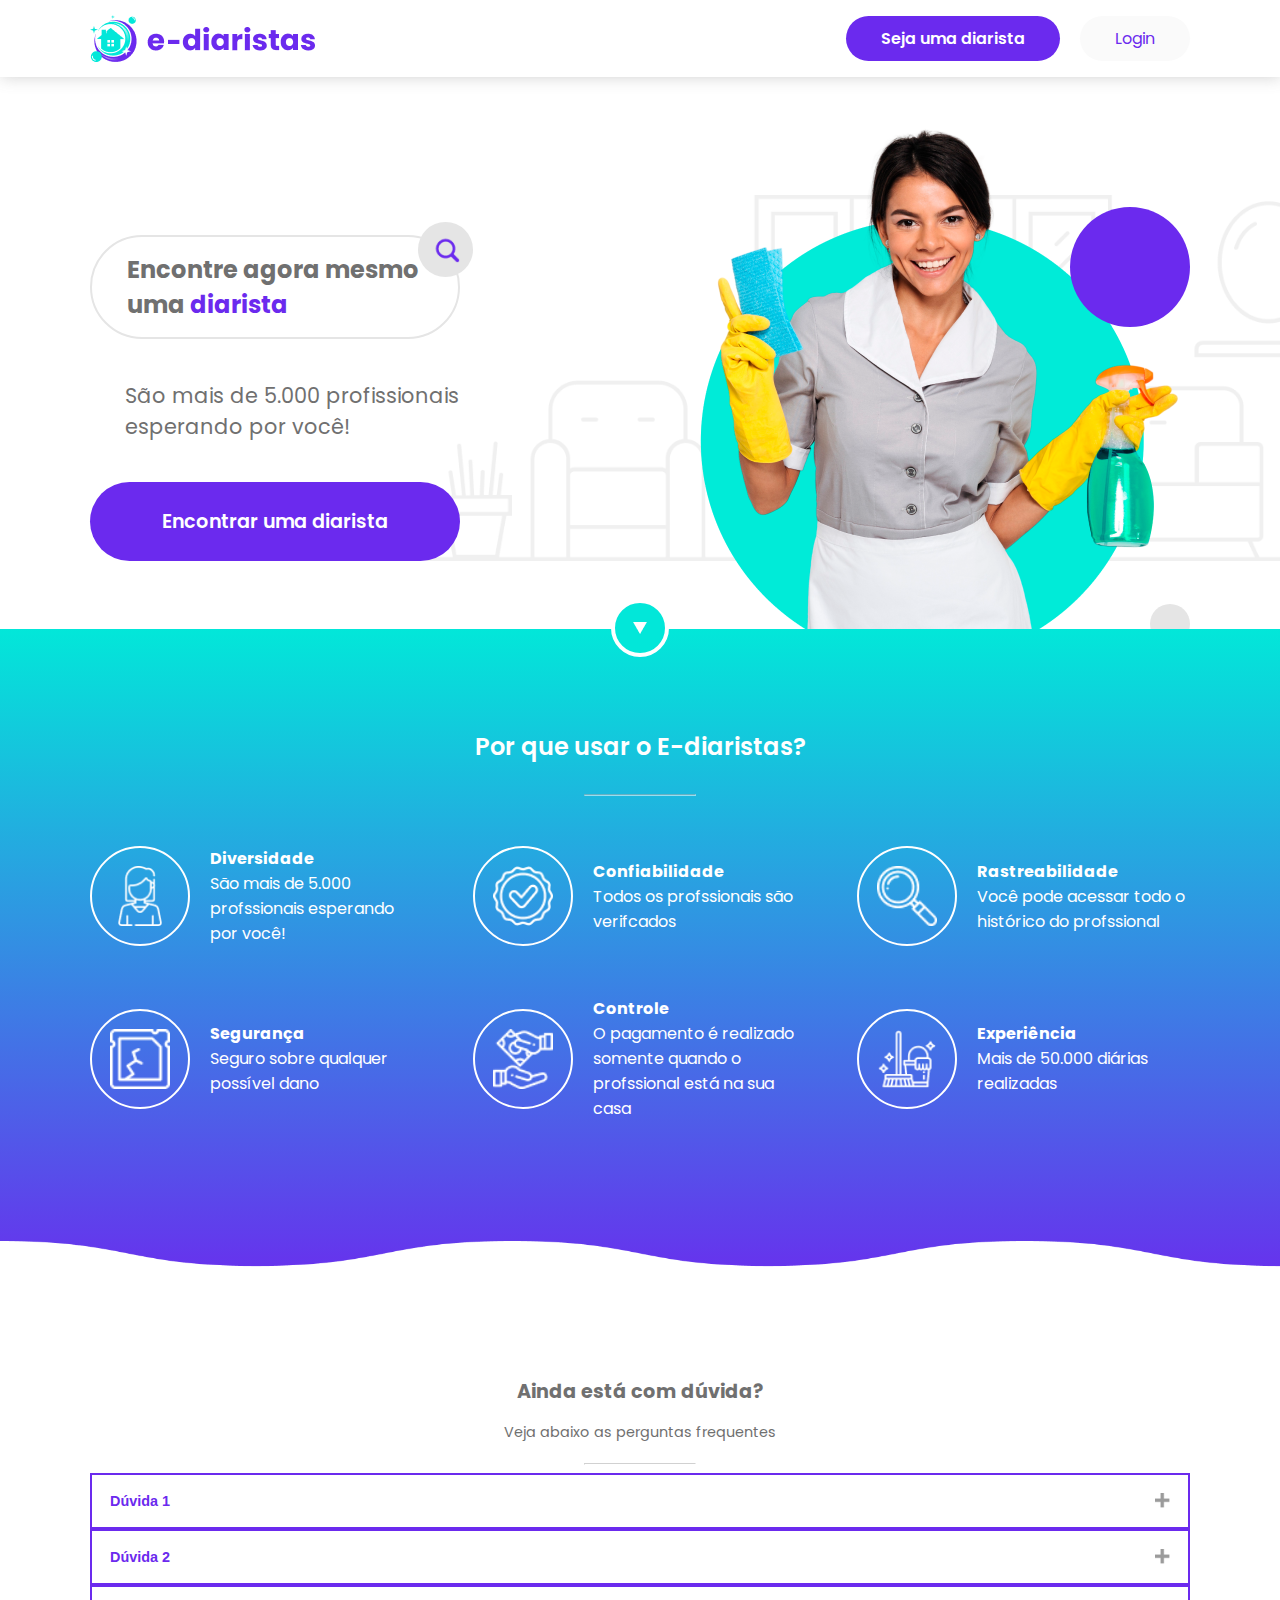
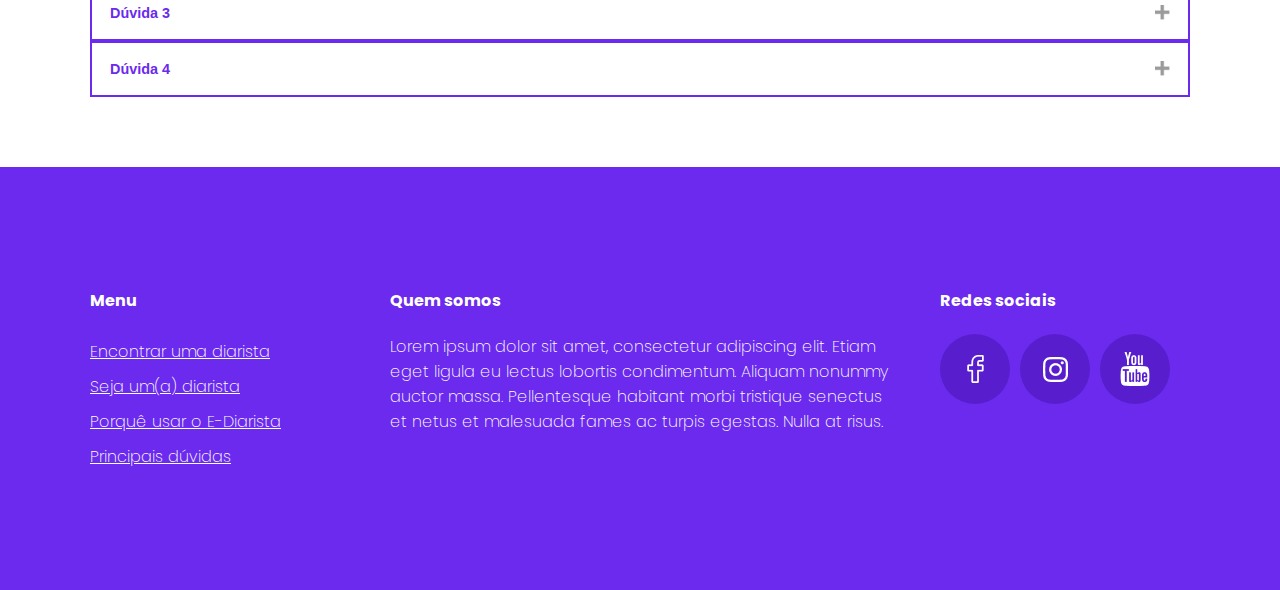
<file: index.html>
<!DOCTYPE html>
<html lang="pt-BR">

<head>
    <meta charset="UTF-8">
    <meta http-equiv="X-UA-Compatible" content="IE=edge">
    <meta name="viewport" content="width=device-width, initial-scale=1.0">
    <link rel="stylesheet" href="./style/style.css">

    <!-- Fonts -->
    <link rel="preconnect" href="https://fonts.googleapis.com">
    <link rel="preconnect" href="https://fonts.gstatic.com" crossorigin>
    <link
        href="https://fonts.googleapis.com/css2?family=Chakra+Petch:wght@400;500;600;700&family=Montserrat:wght@100;200;300;400;500;600;700;800;900&family=Poppins:ital,wght@0,100;0,200;0,300;0,400;0,500;0,600;0,700;0,800;0,900;1,100;1,200;1,300;1,400;1,500;1,600;1,700;1,800;1,900&display=swap"
        rel="stylesheet">
    <title>E-diarista</title>
</head>

<body>
    <header>
        <div class="container">
            <div class="nav-menu">
                <img src="img/logo-principal.png" alt="Logo E-diarista">
                <div class="btn-header">
                    <a href="" class="btn-contained">Seja uma diarista</a>
                    <a href="./login.html" class="btn-void">Login</a>
                </div>
            </div>
        </div>
    </header>
    <main>
        <section class="principal">
            <div class="container">
                <div class="principal-section">
                    <div class="principal-description">
                        <div class="principal-diarista-text">Encontre agora
                            mesmo uma <span>diarista</span></div>
                        <p>São mais de 5.000 profissionais<br>
                            esperando por você!</p>
                        <a href="login.html" class="btn-contained">Encontrar uma diarista</a>
                    </div>
                    <div class="principal-image">
                        <img src="img/diarista-topo.png" alt="Imagem Ilustrativa diarista">
                    </div>
                </div>
            </div>
        </section>
        <section class="porq">
            <div class="container">
                <h2>Por que usar o E-diaristas?</h2>
                <hr>
                <div class="porq-campos-itens">
                    <div class="porq-item">
                        <div>
                            <img src="img/icon-diversidade.png" alt="" width="60px">
                        </div>
                        <div>
                            <h4>Diversidade</h4>
                            <p>
                                São mais de 5.000
                                profssionais esperando
                                por você!</p>
                        </div>
                    </div>
                    <hr>
                    <div class="porq-item">
                        <div>
                            <img src="img/icon-confiabilidade.png" alt="" width="60px">
                        </div>
                        <div>
                            <h4>Confiabilidade</h4>
                            <p>
                                Todos os profssionais
                                são verifcados</p>
                        </div>
                    </div>
                    <hr>
                    <div class="porq-item">
                        <div>
                            <img src="img/icon-rastreabilidade.png" alt="" width="60px">
                        </div>
                        <div>
                            <h4>Rastreabilidade</h4>
                            <p>
                                Você pode acessar todo
                                o histórico do profssional</p>
                        </div>
                    </div>
                    <hr>
                    <div class="porq-item">
                        <div>
                            <img src="img/icon-seguranca.png" alt="" width="60px">
                        </div>
                        <div>
                            <h4>Segurança</h4>
                            <p>
                                Seguro sobre qualquer
                                possível dano</p>
                        </div>
                    </div>
                    <hr>
                    <div class="porq-item">
                        <div>
                            <img src="img/icon-payment-method.png" alt=""  width="60px">
                        </div>
                        <div>
                            <h4>Controle</h4>
                            <p>
                                O pagamento é realizado
                                somente
                                quando o
                                profssional está na
                                sua casa</p>
                        </div>
                    </div>
                    <hr>
                    <div class="porq-item">
                        <div>
                            <img src="img/icon-household.png" alt="" width="60px">
                        </div>
                        <div>
                            <h4>Experiência</h4>
                            <p>
                                Mais de 50.000
                                diárias realizadas</p>
                        </div>
                    </div>
                </div>
            </div>
           
        </section>
        <section class="faqs">
            <div class="division-wave"></div>
            <div class="container">
                <div>
                    <h2>Ainda está com dúvida?</h2>
                    <p class="faqs-sub-title">Veja abaixo as perguntas frequentes</p>
                    <hr>
                </div>
                <div class="faqs-accordion">
                    <button class="accordion">
                        <h5>Dúvida 1</h5>
                        <img src="img/icon-plus.png" alt="Sinal de mais" class="plus">
                        <img src="img/icon-minus.png" alt="Sinal de menos" class="minus">
                    </button>
                    <div class="panel">
                        <p>Lorem ipsum dolor sit amet, consectetur adipiscing elit. Etiam eget ligula eu lectus
                        lobortis condimentum. Aliquam nonummy auctor massa. Pellentesque habitant morbi
                        tristique senectus et netus et malesuada fames ac turpis egestas. Nulla at risus. Quisque
                        purus magna, auctor et, sagittis ac, posuere eu, lectus. Nam mattis, felis ut adipiscing.</p>
                    </div>
                    
                    <button class="accordion">
                        <h5>Dúvida 2</h5>
                        <img src="img/icon-plus.png" alt="Sinal de mais" class="plus">
                        <img src="img/icon-minus.png" alt="Sinal de menos" class="minus">
                    </button>
                    <div class="panel">
                        <p>Lorem ipsum dolor sit amet, consectetur adipiscing elit. Etiam eget ligula eu lectus
                        lobortis condimentum. Aliquam nonummy auctor massa. Pellentesque habitant morbi
                        tristique senectus et netus et malesuada fames ac turpis egestas. Nulla at risus. Quisque
                        purus magna, auctor et, sagittis ac, posuere eu, lectus. Nam mattis, felis ut adipiscing.</p>
                    </div>
                    
                    <button class="accordion">
                        <h5>Dúvida 3</h5>
                        <img src="img/icon-plus.png" alt="Sinal de mais" class="plus">
                        <img src="img/icon-minus.png" alt="Sinal de menos" class="minus">
                    </button>
                    <div class="panel" id="panel">
                        <p>Lorem ipsum dolor sit amet, consectetur adipiscing elit. Etiam eget ligula eu lectus
                        lobortis condimentum. Aliquam nonummy auctor massa. Pellentesque habitant morbi
                        tristique senectus et netus et malesuada fames ac turpis egestas. Nulla at risus. Quisque
                        purus magna, auctor et, sagittis ac, posuere eu, lectus. Nam mattis, felis ut adipiscing.</p>
                    </div>

                    <button class="accordion">
                        <h5>Dúvida 4</h5>
                        <img src="img/icon-plus.png" alt="Sinal de mais" class="plus">
                        <img src="img/icon-minus.png" alt="Sinal de menos" class="minus">
                    </button>
                    <div class="panel">
                        <p>Lorem ipsum dolor sit amet, consectetur adipiscing elit. Etiam eget ligula eu lectus
                            lobortis condimentum. Aliquam nonummy auctor massa. Pellentesque habitant morbi
                            tristique senectus et netus et malesuada fames ac turpis egestas. Nulla at risus. Quisque
                            purus magna, auctor et, sagittis ac, posuere eu, lectus. Nam mattis, felis ut adipiscing.</p>
                    </div>
                </div>
            </div>
        </section>
    </main>
    <footer>
        <div class="container">
            <div class="footer-content">
                <div class="footer-item">
                    <h4>Menu</h4>
                    <ul>
                        <li><a href="#">Encontrar uma diarista</a></li>
                        <li><a href="#">Seja um(a) diarista</a></li>
                        <li><a href="#">Porquê usar o E-Diarista</a></li>
                        <li><a href="#">Principais dúvidas</a></li>
                    </ul>
                </div>
                <div class="footer-item">
                    <h4>Quem somos</h4>
                    <p>Lorem ipsum dolor sit amet, consectetur adipiscing elit.
                    Etiam eget ligula eu lectus lobortis condimentum. Aliquam
                    nonummy auctor massa. Pellentesque habitant morbi
                    tristique senectus et netus et malesuada fames ac turpis
                    egestas. Nulla at risus.</p>
                </div>
                <div class="footer-item">
                    <h4>Redes sociais</h4>
                    <div class="social-media">
                        <a href="#"><img src="img/icon-facebook.png" alt="Facebook"></a>
                        <a href="#"><img src="img/icon-instagram.png" alt="Instagram"></a>
                        <a href="#"><img src="img/icon-youtube.png" alt="Youtube"></a>
                    </div>
                </div>
            </div>
        </div>
    </footer>

    <script src="js/scripts.js"></script>
</body>

</html>
</file>
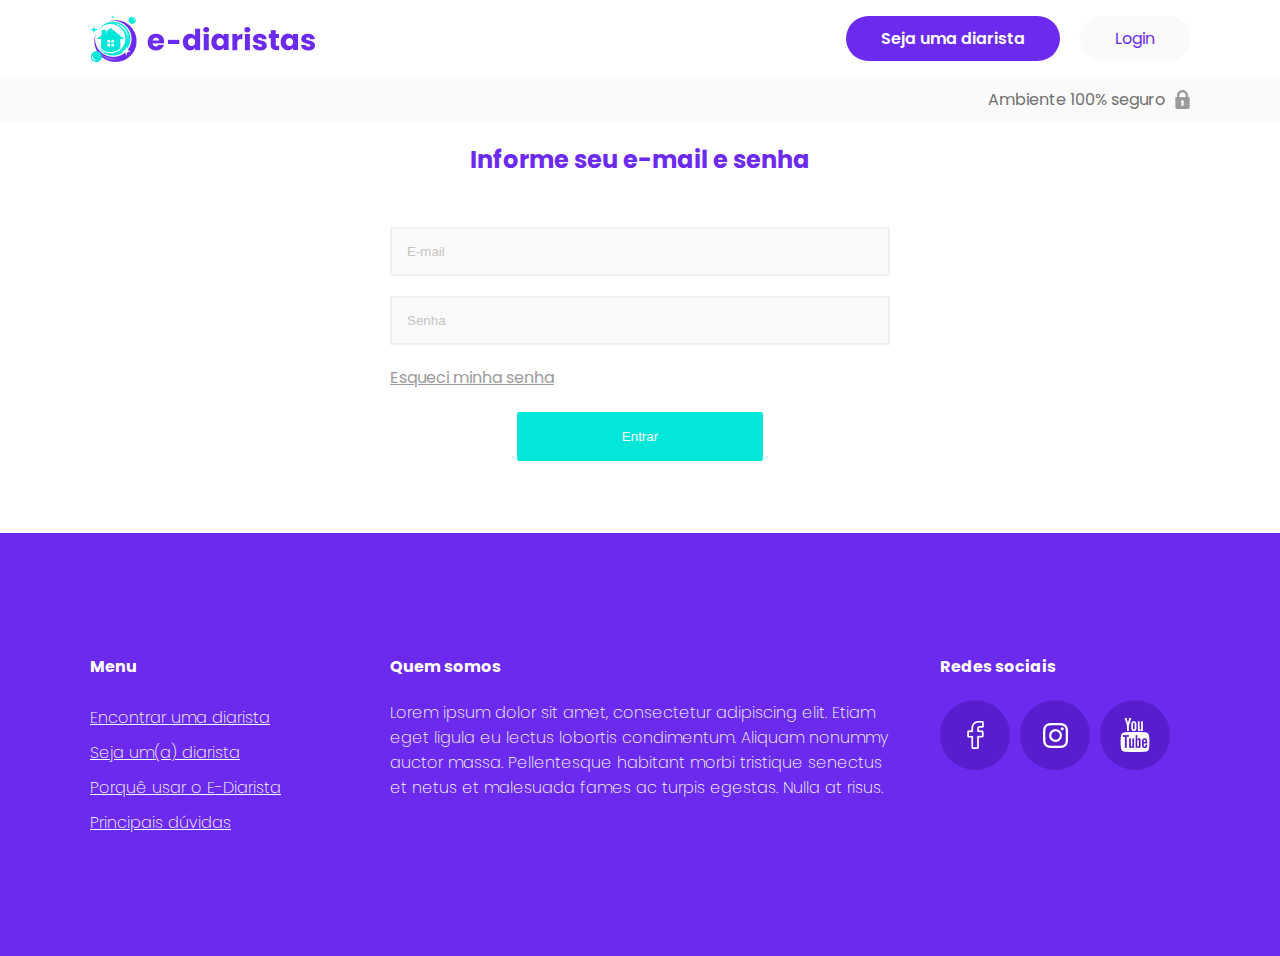
<file: login.html>
<!DOCTYPE html>
<html lang="pt-BR">

<head>
    <meta charset="UTF-8">
    <meta http-equiv="X-UA-Compatible" content="IE=edge">
    <meta name="viewport" content="width=device-width, initial-scale=1.0">
    <link rel="stylesheet" href="./style/style.login.css">
    <!-- Fonts -->
    <link rel="preconnect" href="https://fonts.googleapis.com">
    <link rel="preconnect" href="https://fonts.gstatic.com" crossorigin>
    <link
        href="https://fonts.googleapis.com/css2?family=Chakra+Petch:wght@400;500;600;700&family=Montserrat:wght@100;200;300;400;500;600;700;800;900&family=Poppins:ital,wght@0,100;0,200;0,300;0,400;0,500;0,600;0,700;0,800;0,900;1,100;1,200;1,300;1,400;1,500;1,600;1,700;1,800;1,900&display=swap"
        rel="stylesheet">
    <title>E-ediarista | Login</title>
</head>

<body>
    <header>
        <div class="container">
            <div class="nav-menu">
                <img src="img/logo-principal.png" alt="Logo E-diarista">
                <div class="btn-header">
                    <a href="" class="btn-contained">Seja uma diarista</a>
                    <a href="./login.html" class="btn-void">Login</a>
                </div>
            </div>
        </div>
    </header>

    <main>
        <section>
            <div class="seguro-field">
                <div class="container seguro">
                    <p>Ambiente 100% seguro</p>
                    <img src="img/icon-lock.png" alt="">
                </div>
            </div>
            <div class="container">
                <h2 class="page-title">Informe seu e-mail e senha</h2>
                <div class="principal-content">
                    <div class="form-field">
                        <form>
                            <input type="email" placeholder="E-mail">
                            <input type="password" placeholder="Senha">
                            <a href="" class="password-recover">Esqueci minha senha</a>
                            <div class="form-btn">
                                <button type="submit" class="btn-secondary">Entrar</button>
                            </div>
                        </form>
                    </div>
                </div>
            </div>
        </section>
    </main>

    <footer>
        <div class="container">
            <div class="footer-content">
                <div class="footer-item">
                    <h4>Menu</h4>
                    <ul>
                        <li><a href="#">Encontrar uma diarista</a></li>
                        <li><a href="#">Seja um(a) diarista</a></li>
                        <li><a href="#">Porquê usar o E-Diarista</a></li>
                        <li><a href="#">Principais dúvidas</a></li>
                    </ul>
                </div>
                <div class="footer-item">
                    <h4>Quem somos</h4>
                    <p>Lorem ipsum dolor sit amet, consectetur adipiscing elit.
                        Etiam eget ligula eu lectus lobortis condimentum. Aliquam
                        nonummy auctor massa. Pellentesque habitant morbi
                        tristique senectus et netus et malesuada fames ac turpis
                        egestas. Nulla at risus.</p>
                </div>
                <div class="footer-item">
                    <h4>Redes sociais</h4>
                    <div class="social-media">
                        <a href="#"><img src="img/icon-facebook.png" alt="Facebook"></a>
                        <a href="#"><img src="img/icon-instagram.png" alt="Instagram"></a>
                        <a href="#"><img src="img/icon-youtube.png" alt="Youtube"></a>
                    </div>
                </div>
            </div>
        </div>
    </footer>
</body>

</html>
</file>
<file: style/style.css>
html,
body {
  margin: 0;
  padding: 0;
}

:root {
  --primary: #6b2aee;
  --secondary: #02e7d9;
  --light-grey: #e5e5e5;
  --dark-grey: #707070;
  font-family: "Poppins", sans-serif;
}

.container {
  max-width: 1100px;
  margin: 0 auto;
  padding: 0 15px;
}

/* HEADER */
header {
  padding: 15px 0;
  box-shadow: 1px 0 15px rgba(98, 98, 98, 0.294);
}

.nav-menu {
  display: flex;
  justify-content: space-between;
  align-items: center;
}

.btn-header {
  display: flex;
  align-items: center;
  gap: 20px;
}

.btn-contained {
  background-color: var(--primary);
  padding: 10px 35px;
  color: #fff;
  text-decoration: none;
  font-weight: 600;
  border-radius: 25px;
}

.btn-void {
  background-color: #fafafa;
  padding: 10px 35px;
  color: var(--primary);
  text-decoration: none;
  border-radius: 25px;
}

/* Principal */
.principal {
  background: url("/img/principal-bg.png");
  background-repeat: no-repeat;
  background-position: right;
  background-size: 70%;
}
.principal-section {
  padding: 40px 0;
  padding-bottom: 0;
  display: flex;
  align-items: center;
  justify-content: space-between;
}

.principal-description {
  display: flex;
  flex-direction: column;
  gap: 20px;
  max-width: 370px;
}

.principal-diarista-text {
  border: solid 2px var(--light-grey);
  padding: 15px 35px;
  border-radius: 70px;
  font-size: 1.5rem;
  color: var(--dark-grey);
  font-weight: bold;
  position: relative;
}

.principal-diarista-text span {
  color: var(--primary);
}

.principal-diarista-text::after {
  content: "";
  width: 55px;
  height: 55px;
  background-color: var(--light-grey);
  background-image: url("/img/icon-search.png");
  background-position: center center;
  background-repeat: no-repeat;
  background-size: 50%;
  position: absolute;
  top: -15px;
  right: -15px;
  border-radius: 50%;
}

.principal-description p {
  font-size: 1.3rem;
  color: var(--dark-grey);
  padding-left: 35px;
}

.principal-description a {
  text-align: center;
  padding: 25px;
  border-radius: 50px;
  font-size: 1.2rem;
}

.principal-image {
  position: relative;
}

.principal-image::after,
.principal-image::before {
  content: "";
  position: absolute;
  border-radius: 50%;
  right: 0;
}

.principal-image::after {
  width: 120px;
  height: 120px;
  background-color: var(--primary);
  top: 90px;
}

.principal-image::before {
  width: 40px;
  height: 40px;
  background-color: var(--light-grey);
  bottom: 35px;
}

/* Section Por que */
.porq {
  background-image: linear-gradient(var(--secondary), var(--primary));
  margin-top: -50px;
  padding: 100px 0 180px 0;
  position: relative;
  color: #fff;
}

.porq::before {
  content: "";
  width: 50px;
  height: 50px;
  border-radius: 50%;
  border: solid 4px #fff;
  background-color: var(--secondary);
  position: absolute;
  top: -30px;
  right: 50%;
  transform: translate(50%);
  background-image: url("/img/porq-triangulo.png");
  background-repeat: no-repeat;
  background-position: center center;
}

.porq h2 {
  margin: 0;
  font-size: 1.5rem;
  font-weight: 600;
  text-align: center;
  margin-bottom: 30px;
}

hr {
  width: 10%;
  border-color: rgba(255, 255, 255, 0.545);
}

.porq-campos-itens {
  display: grid;
  grid-template-columns: repeat(auto-fit, minmax(280px, 1fr));
  gap: 50px;
  margin-top: 50px;
}

.porq-item {
  display: flex;
  align-items: center;
  gap: 20px;
}

.porq-item div:first-child {
  border: solid 2px #fff;
  border-radius: 50%;
  display: flex;
  justify-content: center;
  align-items: center;
  width: 70px;
  padding: 18px;
}

.porq-item h4,
.porq-item p {
  margin: 0;
}

.porq-campos-itens hr {
  display: none;
}

/* FAQs Section */
.division-wave {
  width: 100%;
  height: 110px;
  background-image: url("/img/wave.png");
  background-repeat: no-repeat;
  background-position: bottom;
  background-size: 100% 100%;
  position: relative;
  top: -60px;
}

.faqs {
  text-align: center;
  padding-bottom: 70px;
}

.faqs .container {
  margin-top: -50px;
}

.faqs h2 {
  color: var(--dark-grey);
  font-size: 1.2rem;
}

.faqs-sub-title {
  color: var(--dark-grey);
  font-size: 0.9rem;
  margin-bottom: 20px;
}

.accordion,
.panel {
  border: solid 2px var(--primary);
  text-align: left;
}

.accordion {
  background-color: #fff;
  color: var(--primary);
  cursor: pointer;
  padding: 18px;
  width: 100%;
  outline: none;
  transition: 0.4s;
  display: flex;
  justify-content: space-between;
  align-items: center;
}

.accordion h5 {
  font-weight: 700;
  font-size: 0.9rem;
  margin: 0;
}

.accordion img {
  width: 15px;
}

.panel p {
  color: var(--dark-grey);
}

.active .plus {
  display: none;
}

.minus {
  display: none;
}

.active .minus {
  display: inline-block;
}

.panel {
  padding: 0 18px;
  overflow: hidden;
  display: none;
}

/* Footer */
footer {
  background-color: var(--primary);
  padding: 100px 0;
}

.footer-content {
  display: grid;
  grid-template-columns: 1fr 2fr 1fr;
  gap: 50px;
}

.footer-item {
  color: #fff;
  font-weight: 200;
  font-size: 1rempx;
}

.footer-item ul a {
  color: #fff;
  display: inline-block;
  margin: 5px 0;
}

.footer-item ul {
  list-style: none;
  padding: 0;
}

.social-media {
  display: flex;
  gap: 10px;
  align-items: center;
}

.social-media a {
  width: 50px;
  height: 50px;
  background-color: #581ecd;
  padding: 10px;
  border-radius: 50%;
  display: grid;
  place-items: center;
}

.social-media a:hover {
  transform: scale(1.07);
  transition: 0.4s;
}

/* Breakpoints */

@media (max-width: 1200px) {
}

@media (max-width: 992px) {
  .principal {
    background-size: 100% 100%;
    background-position: bottom;
    padding: 50px 0;
  }

  .principal-image {
    display: none;
  }

  .principal-section {
    justify-content: center;
  }

  .principal-description {
    text-align: center;
  }

  .porq {
    margin-top: 0;
  }

  .footer-content {
    grid-template-columns: 1fr 1fr;
    row-gap: 30px;
    column-gap: 0;
  }
}

@media (max-width: 768px) {
  .nav-menu {
    flex-direction: column;
    justify-content: center;
    gap: 30px;
  }

  .principal-section,
  .principal-description {
    width: 100%;
    display: block;
  }

  .principal-description {
    gap: 0;
    max-width: 100%;
  }

  .principal-diarista-text,
  .principal-description p {
    border: none;
    padding: 0;
    font-weight: normal;
    font-size: 1.2rem;
    margin: 0;
  }

  .principal-diarista-text::after {
    display: none;
  }

  .principal-diarista-text span {
    color: var(--dark-grey);
  }

  .principal-description a {
    display: block;
    margin-top: 30px;
    width: 80%;
    margin: 30px auto 10px auto;
    padding: 15px;
  }

  .porq-campos-itens {
    gap: 15px;
  }
}

@media (max-width: 600px) {
  .porq-campos-itens hr {
    width: 100%;
    display: block;
  }

  .footer-content {
    grid-template-columns: 1fr;
  }

  .btn-header {
    flex-wrap: wrap;
    justify-content: center;
  }
}
</file>
<file: style/style.login.css>
html,
body {
  margin: 0;
  padding: 0;
}

:root {
  --primary: #6b2aee;
  --secondary: #02e7d9;
  --light-grey: #e5e5e5;
  --dark-grey: #707070;
  font-family: "Poppins", sans-serif;
}

.container {
  max-width: 1100px;
  margin: 0 auto;
  padding: 0 15px;
}

/* HEADER */
header {
  padding: 15px 0;
  box-shadow: 1px 0 15px rgba(98, 98, 98, 0.294);
}

.nav-menu {
  display: flex;
  justify-content: space-between;
  align-items: center;
}

.btn-header {
  display: flex;
  align-items: center;
  gap: 20px;
}

.btn-contained {
  background-color: var(--primary);
  padding: 10px 35px;
  color: #fff;
  text-decoration: none;
  font-weight: 600;
  border-radius: 25px;
}

.btn-void {
  background-color: #fafafa;
  padding: 10px 35px;
  color: var(--primary);
  text-decoration: none;
  border-radius: 25px;
}

/* MAIN CONTENT */
.seguro-field {
  background-color: #fafafa;
  position: sticky;
  top: 0;
}

.seguro {
  color: var(--dark-grey);
  display: flex;
  justify-content: flex-end;
  align-items: center;
  gap: 10px;
  padding: 10px 15px;
}

.seguro p {
  margin: 0;
}

.breadcrumb {
  list-style: none;
  padding: 0;
  display: flex;
  justify-content: center;
  gap: 20px;
  color: var(--dark-grey);
  padding: 30px 0;
}

.page-title {
  color: var(--primary);
  text-align: center;
}

.principal-content {
  margin-top: 50px;
  display: grid;
  place-items: center;
  gap: 40px;
  padding-bottom: 70px;
}

.principal-content form {
  display: flex;
  flex-direction: column;
  gap: 20px;
}

.principal-content form input {
  border: solid 2px #f0f0f0;
  background-color: #fafafa;
  padding: 15px;
}

.principal-content form input:focus {
  outline: none;
}

.principal-content form input::placeholder {
  color: #c4c4c4;
}

.principal-content form a {
  color: #9b9b9b;
}

.form-field {
  width: 500px;
}

.form-btn {
  display: flex;
  justify-content: center;
  gap: 50px;
}

.form-btn button {
  padding: 17px 20px;
  width: 250px;
  border-radius: 3px;
  outline: auto;
}

.btn-secondary {
  color: #fff;
  background-color: var(--secondary);
  border-color: var(--secondary);
}

/* Footer */
footer {
  background-color: var(--primary);
  padding: 100px 0;
}

.footer-content {
  display: grid;
  grid-template-columns: 1fr 2fr 1fr;
  gap: 50px;
}

.footer-item {
  color: #fff;
  font-weight: 200;
  font-size: 1rempx;
}

.footer-item ul a {
  color: #fff;
  display: inline-block;
  margin: 5px 0;
}

.footer-item ul {
  list-style: none;
  padding: 0;
}

.social-media {
  display: flex;
  gap: 10px;
  align-items: center;
}

.social-media a {
  width: 50px;
  height: 50px;
  background-color: #581ecd;
  padding: 10px;
  border-radius: 50%;
  display: grid;
  place-items: center;
}

.social-media a:hover {
  transform: scale(1.07);
  transition: 0.4s;
}

/* Breakpoints */

@media (max-width: 1200px) {
}

@media (max-width: 992px) {
  .footer-content {
    grid-template-columns: 1fr 1fr;
    row-gap: 30px;
    column-gap: 0;
  }

  .principal-content {
    max-width: 500px;
    margin: 0 auto;
    grid-template-columns: 1fr;
  }

  .detalhes {
    display: none;
  }

  .form-btn {
    flex-direction: column-reverse;
    align-items: center;
    gap: 20px;
    margin-top: 40px;
  }

  .page-title {
    margin-top: 50px;
  }

  .password-recover {
    align-self: flex-end;
  }
}

@media (max-width: 768px) {
  .nav-menu {
    flex-direction: column;
    justify-content: center;
    gap: 30px;
  }
}

@media (max-width: 576px) {
  .footer-content {
    grid-template-columns: 1fr;
  }

  .btn-header {
    flex-wrap: wrap;
    justify-content: center;
  }

  .form-btn button,
  .form-btn a,
  .form-field {
    width: 100%;
  }
}
</file>
